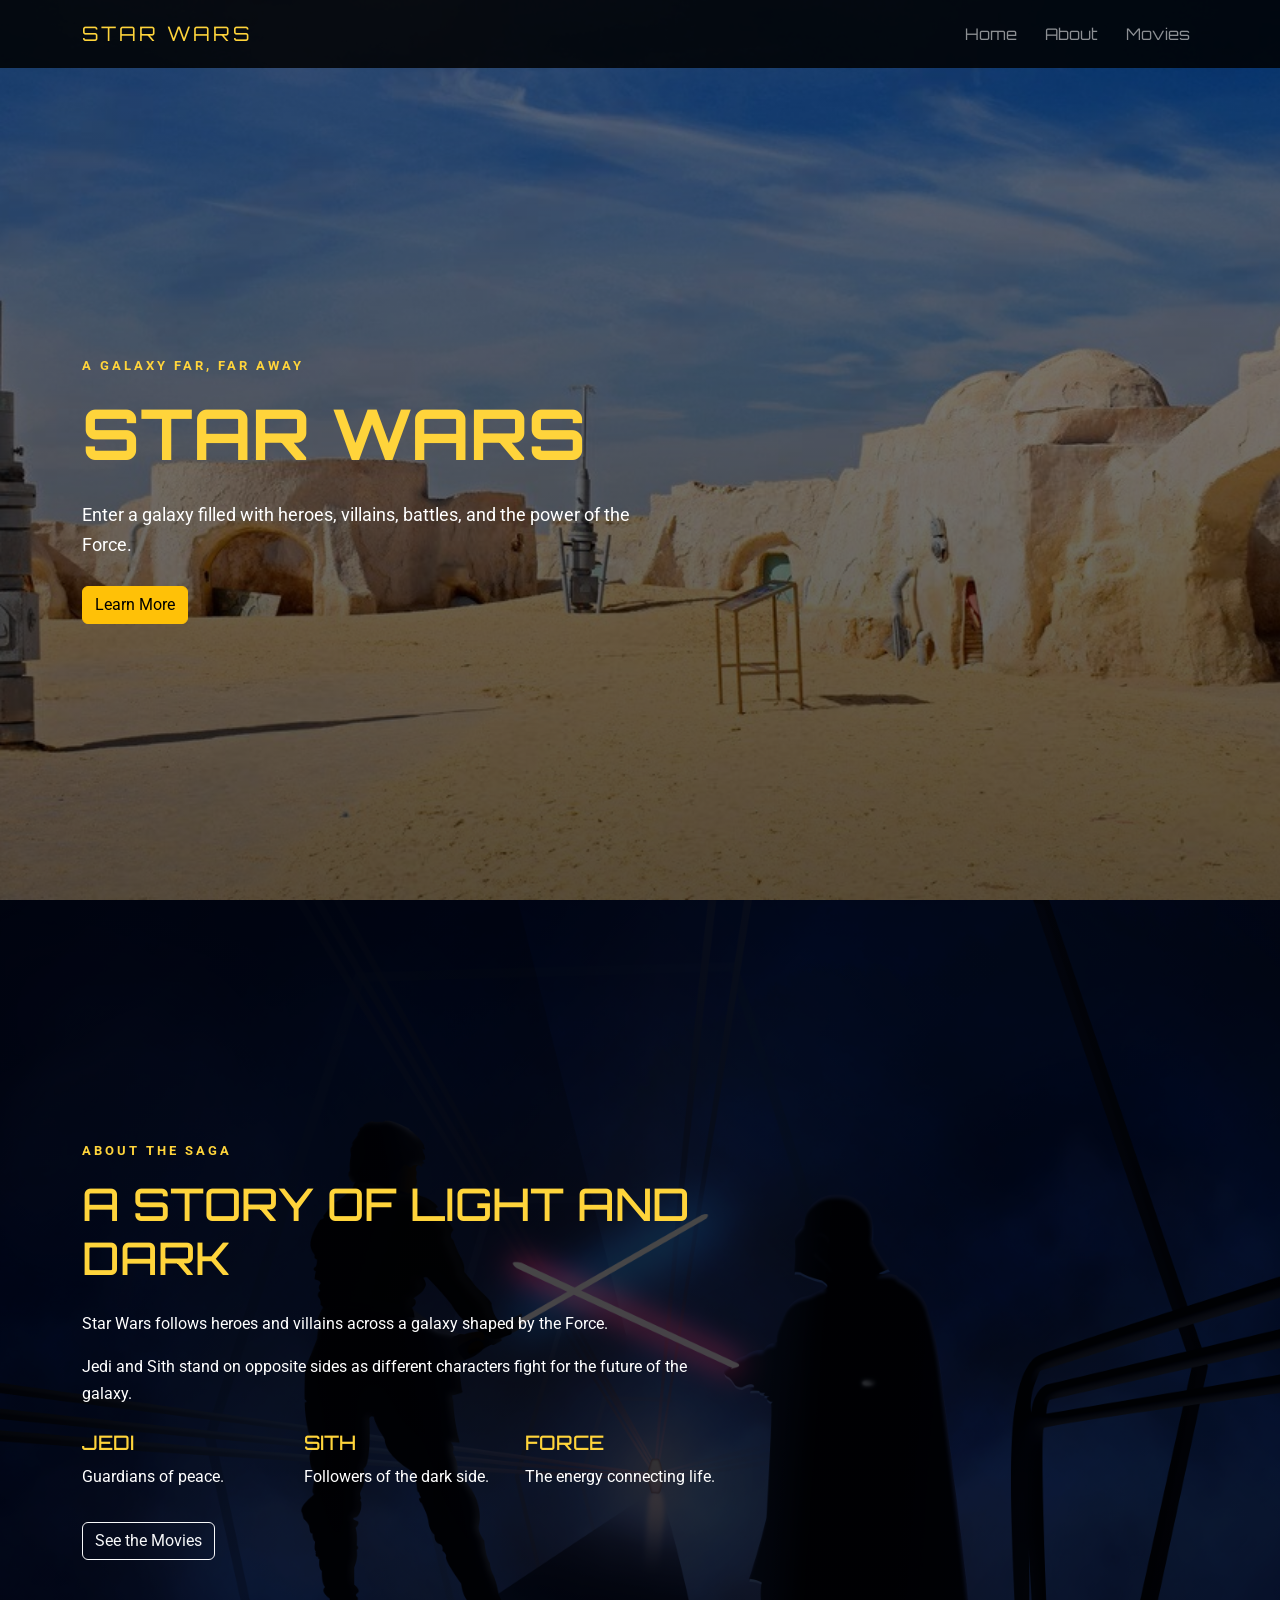
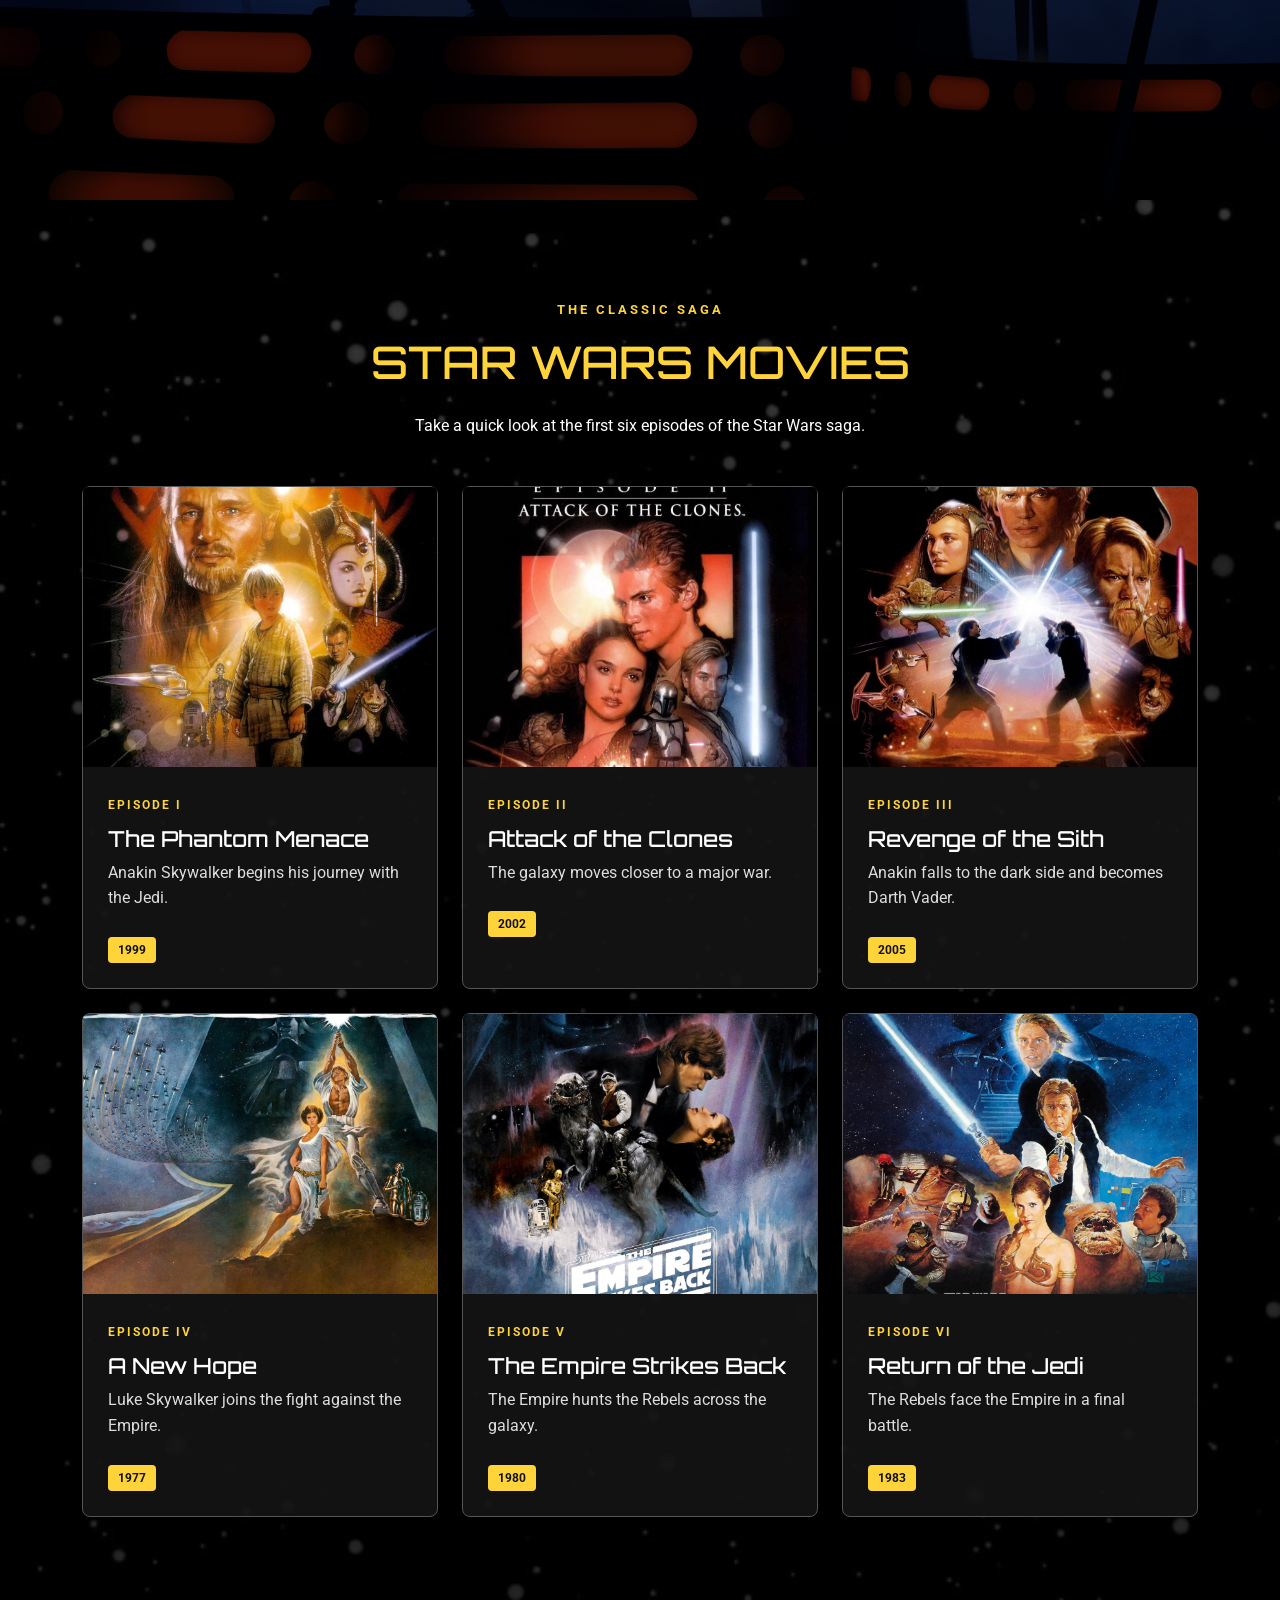
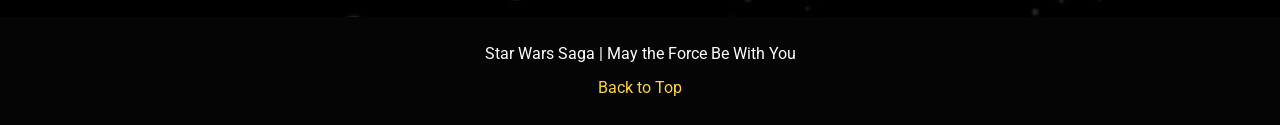
<file: index.html>
<!DOCTYPE html>
<html lang="en">
<head>
    <meta charset="UTF-8">
    <meta name="viewport" content="width=device-width, initial-scale=1.0">
    <meta name="description" content="A short preview of the Star Wars saga, its story, and its classic movies.">
    <title>Star Wars Saga</title>

    <link href="https://cdn.jsdelivr.net/npm/bootstrap@5.3.3/dist/css/bootstrap.min.css" rel="stylesheet">
    <link href="https://fonts.googleapis.com/css2?family=Orbitron:wght@500;600;700&family=Roboto:wght@400;500&display=swap" rel="stylesheet">
    <link rel="stylesheet" href="landing.css">
</head>

<body>

<header>
    <nav class="navbar navbar-expand-lg navbar-dark fixed-top" data-bs-theme="dark">
        <div class="container">
            <a class="navbar-brand" href="#home">STAR WARS</a>

            <button class="navbar-toggler" type="button" data-bs-toggle="collapse"
                data-bs-target="#mainMenu" aria-controls="mainMenu"
                aria-expanded="false" aria-label="Toggle navigation">
                <span class="navbar-toggler-icon"></span>
            </button>

            <div class="collapse navbar-collapse" id="mainMenu">
                <ul class="navbar-nav ms-auto">
                    <li class="nav-item"><a class="nav-link" href="#home">Home</a></li>
                    <li class="nav-item"><a class="nav-link" href="#about">About</a></li>
                    <li class="nav-item"><a class="nav-link" href="#movies">Movies</a></li>
                </ul>
            </div>
        </div>
    </nav>
</header>

<main>

    <!-- HOME -->
    <section id="home" class="hero-section" aria-labelledby="home-title">
        <div class="container">
            <div class="row">
                <div class="col-lg-7 col-md-9">
                    <p class="small-title">A GALAXY FAR, FAR AWAY</p>
                    <h1 id="home-title">STAR WARS</h1>
                    <p class="hero-text">
                        Enter a galaxy filled with heroes, villains,
                        battles, and the power of the Force.
                    </p>
                    <a href="#about" class="btn btn-warning">Learn More</a>
                </div>
            </div>
        </div>
    </section>

    <!-- ABOUT -->
    <section id="about" class="about-section" aria-labelledby="about-title">
        <div class="container">
            <div class="row align-items-center">
                <div class="col-lg-7">
                    <p class="small-title">ABOUT THE SAGA</p>
                    <h2 id="about-title">A STORY OF LIGHT AND DARK</h2>

                    <p>
                        Star Wars follows heroes and villains
                        across a galaxy shaped by the Force.
                    </p>

                    <p>
                        Jedi and Sith stand on opposite sides
                        as different characters fight for the
                        future of the galaxy.
                    </p>

                    <div class="row mt-4">
                        <div class="col-sm-4">
                            <h3>JEDI</h3>
                            <p>Guardians of peace.</p>
                        </div>

                        <div class="col-sm-4">
                            <h3>SITH</h3>
                            <p>Followers of the dark side.</p>
                        </div>

                        <div class="col-sm-4">
                            <h3>FORCE</h3>
                            <p>The energy connecting life.</p>
                        </div>
                    </div>

                    <a href="#movies" class="btn btn-outline-light mt-3">
                        See the Movies
                    </a>
                </div>
            </div>
        </div>
    </section>

    <!-- MOVIES -->
    <section id="movies" class="movies-section" aria-labelledby="movies-title">
        <div class="container">

            <div class="text-center mb-5">
                <p class="small-title">THE CLASSIC SAGA</p>
                <h2 id="movies-title">STAR WARS MOVIES</h2>
                <p class="intro-text">
                    Take a quick look at the first six
                    episodes of the Star Wars saga.
                </p>
            </div>

            <div class="row g-4">

                <!-- MOVIE 1 -->
                <div class="col-12 col-md-6 col-lg-4">
                    <article class="card movie-card h-100">
                        <img src="images/sw1.png" class="card-img-top movie-image" alt="The Phantom Menace">
                        <div class="card-body">
                            <span class="episode">EPISODE I</span>
                            <h3 class="card-title">The Phantom Menace</h3>
                            <p class="card-text">
                                Anakin Skywalker begins his journey with the Jedi.
                            </p>
                            <span class="year">1999</span>
                        </div>
                    </article>
                </div>

                <!-- MOVIE 2 -->
                <div class="col-12 col-md-6 col-lg-4">
                    <article class="card movie-card h-100">
                        <img src="images/sw2.png" class="card-img-top movie-image" alt="Attack of the Clones">
                        <div class="card-body">
                            <span class="episode">EPISODE II</span>
                            <h3 class="card-title">Attack of the Clones</h3>
                            <p class="card-text">
                                The galaxy moves closer to a major war.
                            </p>
                            <span class="year">2002</span>
                        </div>
                    </article>
                </div>

                <!-- MOVIE 3 -->
                <div class="col-12 col-md-6 col-lg-4">
                    <article class="card movie-card h-100">
                        <img src="images/sw3.png" class="card-img-top movie-image" alt="Revenge of the Sith">
                        <div class="card-body">
                            <span class="episode">EPISODE III</span>
                            <h3 class="card-title">Revenge of the Sith</h3>
                            <p class="card-text">
                                Anakin falls to the dark side and becomes Darth Vader.
                            </p>
                            <span class="year">2005</span>
                        </div>
                    </article>
                </div>

                <!-- MOVIE 4 -->
                <div class="col-12 col-md-6 col-lg-4">
                    <article class="card movie-card h-100">
                        <img src="images/sw4.png" class="card-img-top movie-image" alt="A New Hope">
                        <div class="card-body">
                            <span class="episode">EPISODE IV</span>
                            <h3 class="card-title">A New Hope</h3>
                            <p class="card-text">
                                Luke Skywalker joins the fight against the Empire.
                            </p>
                            <span class="year">1977</span>
                        </div>
                    </article>
                </div>

                <!-- MOVIE 5 -->
                <div class="col-12 col-md-6 col-lg-4">
                    <article class="card movie-card h-100">
                        <img src="images/sw5.png" class="card-img-top movie-image" alt="The Empire Strikes Back">
                        <div class="card-body">
                            <span class="episode">EPISODE V</span>
                            <h3 class="card-title">The Empire Strikes Back</h3>
                            <p class="card-text">
                                The Empire hunts the Rebels across the galaxy.
                            </p>
                            <span class="year">1980</span>
                        </div>
                    </article>
                </div>

                <!-- MOVIE 6 -->
                <div class="col-12 col-md-6 col-lg-4">
                    <article class="card movie-card h-100">
                        <img src="images/sw6.png" class="card-img-top movie-image" alt="Return of the Jedi">
                        <div class="card-body">
                            <span class="episode">EPISODE VI</span>
                            <h3 class="card-title">Return of the Jedi</h3>
                            <p class="card-text">
                                The Rebels face the Empire in a final battle.
                            </p>
                            <span class="year">1983</span>
                        </div>
                    </article>
                </div>

            </div>
        </div>
    </section>

</main>

<footer>
    <p>Star Wars Saga | May the Force Be With You</p>
    <a href="#home">Back to Top</a>
</footer>

<script src="https://cdn.jsdelivr.net/npm/bootstrap@5.3.3/dist/js/bootstrap.bundle.min.js"></script>

</body>
</html>
</file>
<file: landing.css>
* {
    box-sizing: border-box;
}

html {
    scroll-behavior: smooth;
    scroll-padding-top: 70px;
}

body {
    margin: 0;
    font-family: "Roboto", sans-serif;
    background: #080808;
    color: white;
}

/* NAVBAR */

.navbar {
    background: rgba(0, 0, 0, 0.85);
    padding: 14px 0;
}

.navbar-brand,
.nav-link,
h1,
h2,
h3 {
    font-family: "Orbitron", sans-serif;
}

.navbar-brand {
    color: #ffd43b !important;
    letter-spacing: 3px;
}

.nav-link {
    margin-left: 12px;
}

.nav-link:hover {
    color: #ffd43b !important;
}

/* HOME */

.hero-section {
    min-height: 100vh;
    display: flex;
    align-items: center;

    background-image:
        linear-gradient(rgba(0, 0, 0, .45),
        rgba(0, 0, 0, .65)),
        url("images/tattoine.png");

    background-size: cover;
    background-position: center;
    padding-top: 80px;
}

.small-title {
    font-size: 13px;
    font-weight: bold;
    letter-spacing: 3px;
    color: #ffd43b;
    margin-bottom: 15px;
}

.hero-section h1 {
    font-size: 70px;
    font-weight: bold;
    color: #ffd43b;
}

.hero-text {
    max-width: 550px;
    font-size: 18px;
    line-height: 1.7;
    margin: 25px 0;
}

/* ABOUT */

.about-section {
    min-height: 100vh;
    display: flex;
    align-items: center;

    background-image:
        linear-gradient(rgba(0, 0, 0, .72),
        rgba(0, 0, 0, .72)),
        url("images/avsd.png");

    background-size: cover;
    background-position: center;

    padding: 100px 0;
}

.about-section h2,
.movies-section h2 {
    color: #ffd43b;
    font-size: 45px;
    margin-bottom: 25px;
}

.about-section p {
    line-height: 1.7;
}

.about-section h3 {
    color: #ffd43b;
    font-size: 20px;
}

/* MOVIES */

.movies-section {
    min-height: 100vh;

    background-image:
        linear-gradient(rgba(0, 0, 0, .78),
        rgba(0, 0, 0, .85)),
        url("images/stars.png");

    background-size: cover;
    background-position: center;

    padding: 100px 0;
}

.intro-text {
    max-width: 600px;
    margin: auto;
}

/* MOVIE CARDS */

.movie-card {
    background: rgba(20, 20, 20, .9);
    color: white;
    border: 1px solid #555;
    border-radius: 8px;
    transition: .3s;
}

.movie-card:hover {
    transform: translateY(-5px);
    border-color: #ffd43b;
}

.movie-image {
    height: 280px;
    object-fit: cover;
}

.movie-card .card-body {
    padding: 25px;
}

.episode {
    color: #ffd43b;
    font-size: 12px;
    font-weight: bold;
    letter-spacing: 2px;
}

.card-title {
    margin-top: 10px;
    font-size: 22px;
}

.card-text {
    color: #ddd;
    line-height: 1.6;
}

.year {
    display: inline-block;
    margin-top: 10px;
    padding: 4px 10px;
    background: #ffd43b;
    color: #111;
    font-size: 12px;
    font-weight: bold;
    border-radius: 4px;
}

/* FOOTER */

footer {
    background: #050505;
    text-align: center;
    padding: 25px;
}

footer p {
    margin-bottom: 10px;
}

footer a {
    color: #ffd43b;
    text-decoration: none;
}

/* TABLET */

@media (max-width: 768px) {

    .hero-section {
        min-height: 90vh;
        text-align: center;
    }

    .hero-section h1 {
        font-size: 50px;
    }

    .hero-text {
        margin-left: auto;
        margin-right: auto;
        font-size: 16px;
    }

    .about-section {
        text-align: center;
    }

    .about-section h2,
    .movies-section h2 {
        font-size: 35px;
    }
}

/* PHONE */

@media (max-width: 576px) {

    .hero-section {
        padding: 100px 20px 60px;
    }

    .hero-section h1 {
        font-size: 38px;
    }

    .about-section,
    .movies-section {
        padding: 80px 20px;
    }

    .about-section h2,
    .movies-section h2 {
        font-size: 30px;
    }

    .navbar-brand {
        font-size: 17px;
    }
}
</file>
